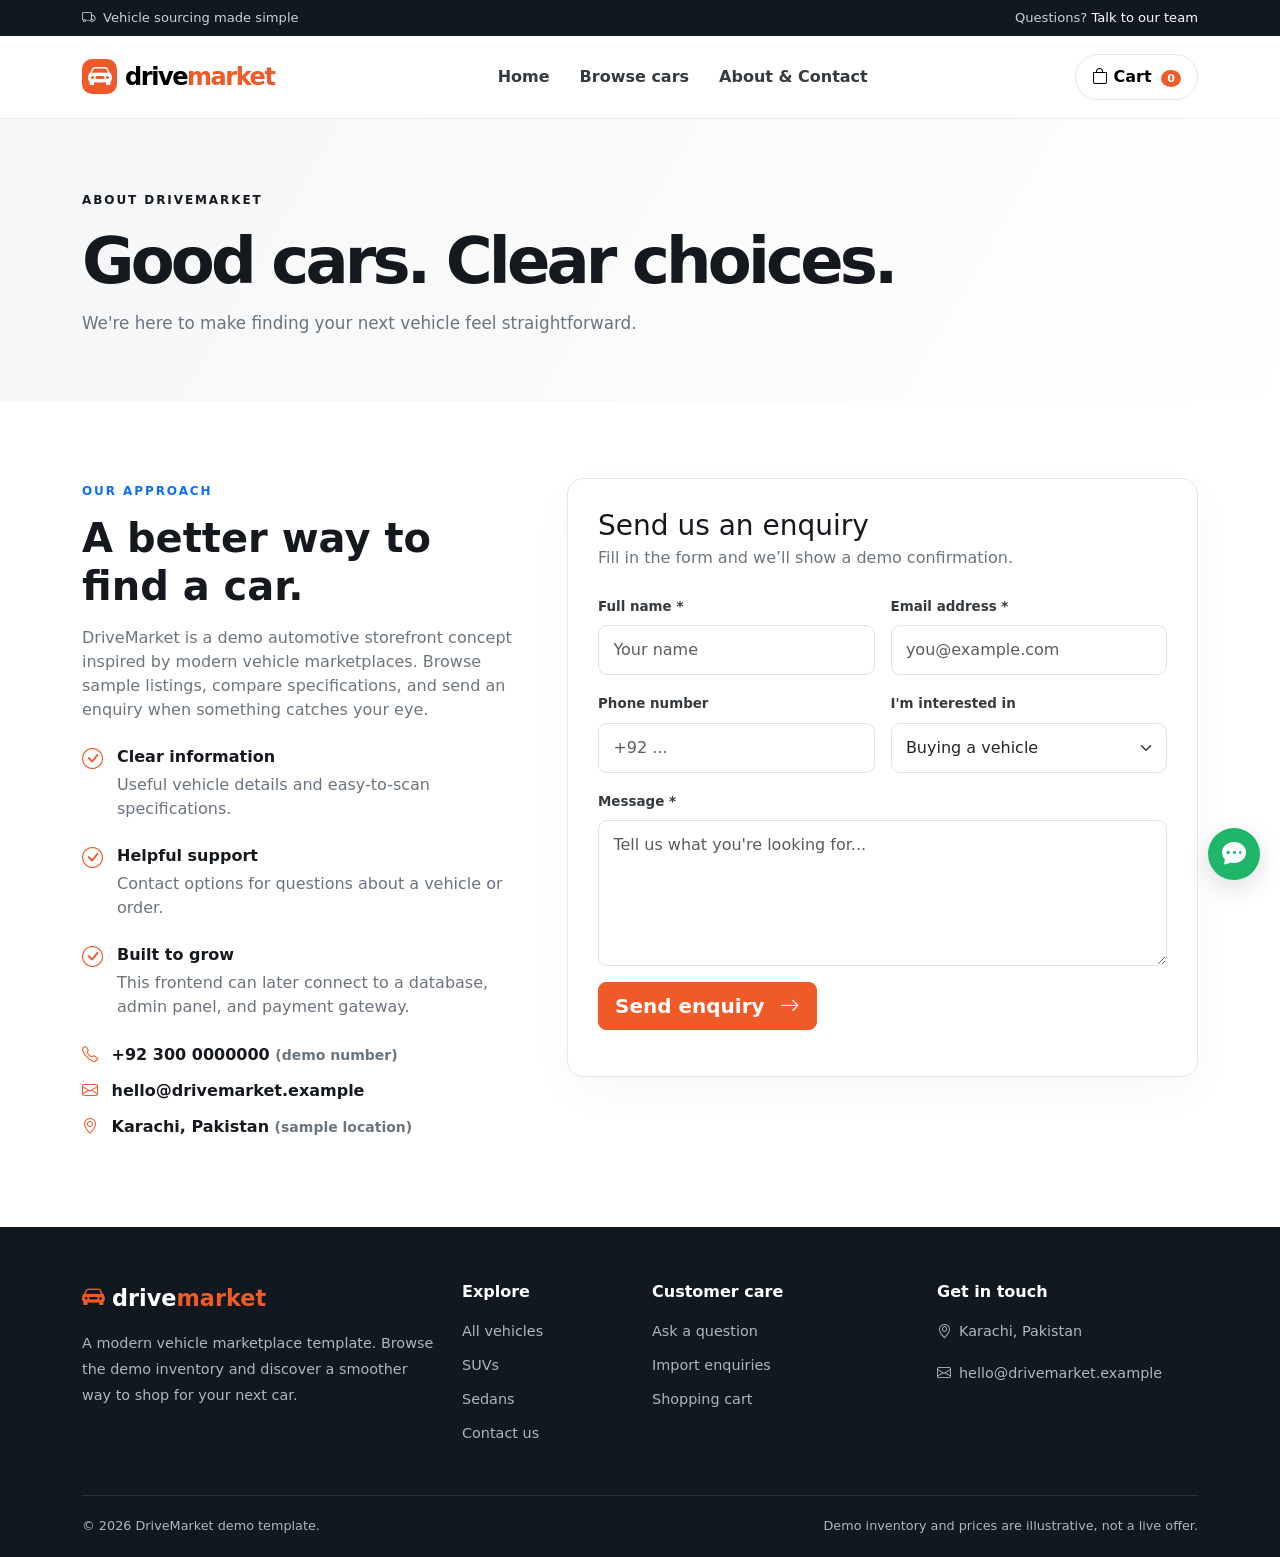
<file: contact.html>
<!doctype html>
<html lang="en"><head><meta charset="utf-8"><meta name="viewport" content="width=device-width, initial-scale=1"><title>About & Contact | DriveMarket</title><link href="https://cdn.jsdelivr.net/npm/bootstrap@5.3.3/dist/css/bootstrap.min.css" rel="stylesheet"><link href="https://cdn.jsdelivr.net/npm/bootstrap-icons@1.11.3/font/bootstrap-icons.min.css" rel="stylesheet"><link href="assets/css/style.css" rel="stylesheet"></head>
<body data-page="contact"><div id="site-header"></div><main><section class="page-hero"><div class="container"><span class="eyebrow">ABOUT DRIVEMARKET</span><h1>Good cars. Clear choices.</h1><p>We're here to make finding your next vehicle feel straightforward.</p></div></section><section class="section-pad"><div class="container"><div class="row g-5 align-items-start"><div class="col-lg-5"><span class="eyebrow text-primary">OUR APPROACH</span><h2 class="display-6 fw-bold mb-3">A better way to find a car.</h2><p class="text-secondary">DriveMarket is a demo automotive storefront concept inspired by modern vehicle marketplaces. Browse sample listings, compare specifications, and send an enquiry when something catches your eye.</p><div class="about-point"><i class="bi bi-check-circle"></i><div><strong>Clear information</strong><p>Useful vehicle details and easy-to-scan specifications.</p></div></div><div class="about-point"><i class="bi bi-check-circle"></i><div><strong>Helpful support</strong><p>Contact options for questions about a vehicle or order.</p></div></div><div class="about-point"><i class="bi bi-check-circle"></i><div><strong>Built to grow</strong><p>This frontend can later connect to a database, admin panel, and payment gateway.</p></div></div><div class="contact-info mt-4"><p><i class="bi bi-telephone me-2"></i> +92 300 0000000 <small class="text-secondary">(demo number)</small></p><p><i class="bi bi-envelope me-2"></i> hello@drivemarket.example</p><p><i class="bi bi-geo-alt me-2"></i> Karachi, Pakistan <small class="text-secondary">(sample location)</small></p></div></div><div class="col-lg-7"><div class="contact-form-card"><h3 class="mb-1">Send us an enquiry</h3><p class="text-secondary mb-4">Fill in the form and we’ll show a demo confirmation.</p><form id="contactForm" class="row g-3"><div class="col-md-6"><label class="form-label">Full name *</label><input class="form-control" name="name" required placeholder="Your name"></div><div class="col-md-6"><label class="form-label">Email address *</label><input class="form-control" name="email" type="email" required placeholder="you@example.com"></div><div class="col-md-6"><label class="form-label">Phone number</label><input class="form-control" name="phone" placeholder="+92 ..."></div><div class="col-md-6"><label class="form-label">I'm interested in</label><select class="form-select" name="interest"><option>Buying a vehicle</option><option>Automotive accessories</option><option>Import / shipping enquiry</option><option>Other</option></select></div><div class="col-12"><label class="form-label">Message *</label><textarea class="form-control" name="message" rows="5" required placeholder="Tell us what you're looking for..."></textarea></div><div class="col-12"><button class="btn btn-primary btn-lg" type="submit">Send enquiry <i class="bi bi-arrow-right ms-2"></i></button><div id="contactFeedback" class="mt-3 small" aria-live="polite"></div></div></form></div></div></div></div></section></main><div id="site-footer"></div><div id="global-modals"></div><script src="https://cdn.jsdelivr.net/npm/bootstrap@5.3.3/dist/js/bootstrap.bundle.min.js"></script><script src="assets/js/app.js"></script></body></html>
</file>
<file: assets/css/style.css>
:root{--ink:#15191f;--muted:#6b7280;--brand:#f05a28;--brand-dark:#d94518;--paper:#f5f6f7;--line:#e5e7eb}*{box-sizing:border-box}body{font-family:Inter,system-ui,-apple-system,"Segoe UI",sans-serif;color:var(--ink);background:#fff}a{color:inherit;text-decoration:none}.topbar{background:#111820;color:#cbd0d5;font-size:.82rem;padding:8px 0}.topbar a{color:#fff}.navbar{padding:18px 0;background:#fff;border-bottom:1px solid #edf0f2}.navbar-brand{font-size:1.5rem;font-weight:850;letter-spacing:-.06em}.brand-mark{display:inline-grid;place-items:center;background:var(--brand);color:#fff;width:35px;height:35px;border-radius:10px;margin-right:8px}.brand-accent{color:var(--brand)}.nav-link{font-weight:650;color:#343a40!important;margin:0 7px}.nav-link.active,.nav-link:hover{color:var(--brand)!important}.cart-button{border:1px solid var(--line);border-radius:999px;padding:10px 16px;background:#fff;font-weight:700}.cart-count{background:var(--brand);color:#fff;border-radius:50%;font-size:.7rem;padding:2px 6px;margin-left:4px}.hero-wrap{position:relative;margin-bottom:88px}.hero-slide{min-height:580px;background:linear-gradient(90deg,rgba(8,13,18,.88),rgba(8,13,18,.52) 48%,rgba(8,13,18,.08)),var(--hero) center/cover no-repeat;display:flex;align-items:center;color:white}.hero-content{padding-top:35px;padding-bottom:90px}.eyebrow{font-size:.75rem;letter-spacing:.16em;font-weight:800;display:inline-block;margin-bottom:14px}.hero-content h1{font-size:clamp(2.8rem,6vw,5.5rem);line-height:.99;letter-spacing:-.065em;font-weight:850;margin-bottom:22px}.hero-content p{max-width:480px;color:#e1e5e8;font-size:1.08rem;line-height:1.7;margin-bottom:28px}.btn-primary{background:var(--brand);border-color:var(--brand);font-weight:750}.btn-primary:hover,.btn-primary:focus{background:var(--brand-dark);border-color:var(--brand-dark)}.search-panel{position:absolute;bottom:-58px;left:50%;transform:translateX(-50%);background:#fff;border-radius:16px;padding:24px;box-shadow:0 20px 60px #10182020;z-index:3}.form-label{font-size:.84rem;font-weight:700;color:#343a40}.form-control,.form-select{border-color:#dfe3e7;border-radius:9px;padding:.75rem .9rem}.form-control:focus,.form-select:focus{border-color:#f6a184;box-shadow:0 0 0 .2rem #f05a2820}.section-pad{padding:76px 0}.section-heading{display:flex;justify-content:space-between;align-items:end;gap:24px;margin-bottom:30px}.section-heading h2{font-size:clamp(1.8rem,3vw,2.6rem);letter-spacing:-.045em;font-weight:850;margin:0 0 8px}.text-link{font-weight:750;color:var(--brand);white-space:nowrap}.car-card,.product-card{height:100%;border:1px solid #e9ecef;border-radius:15px;overflow:hidden;background:#fff;transition:transform .2s,box-shadow .2s}.car-card:hover,.product-card:hover{transform:translateY(-4px);box-shadow:0 18px 40px #17202a12}.car-image{height:220px;position:relative;overflow:hidden;background:#f0f2f4}.car-image img{width:100%;height:100%;object-fit:cover;transition:transform .4s}.car-card:hover .car-image img{transform:scale(1.04)}.stock-badge{position:absolute;left:14px;top:14px;background:#fff;padding:6px 10px;border-radius:6px;font-size:.7rem;font-weight:800}.heart-btn{position:absolute;right:14px;top:14px;border:0;background:#fff;width:35px;height:35px;border-radius:50%;color:#32373d}.car-body{padding:19px}.car-title{font-size:1.1rem;font-weight:800;letter-spacing:-.02em;margin-bottom:7px}.car-price{font-size:1.35rem;font-weight:850;color:var(--brand)}.car-meta{display:flex;gap:14px;flex-wrap:wrap;color:#6b7280;font-size:.8rem;padding:13px 0;border-top:1px solid #edf0f2;margin-top:13px}.car-meta span i{margin-right:4px}.car-actions{display:flex;gap:9px}.car-actions .btn{flex:1;font-size:.86rem;font-weight:750}.category-band{background:var(--paper);padding:75px 0}.category-card{display:flex;flex-direction:column;gap:9px;background:white;border:1px solid #e9ecef;border-radius:14px;padding:27px;height:100%;transition:.2s}.category-card:hover{border-color:var(--brand);transform:translateY(-3px)}.category-card i{font-size:2rem;color:var(--brand)}.category-card span{font-weight:850;font-size:1.05rem}.category-card small{color:var(--muted)}.promo-panel{background:#17202a;color:#fff;border-radius:20px;padding:50px 55px;display:flex;align-items:center;justify-content:space-between;overflow:hidden}.promo-panel h2{font-size:clamp(1.8rem,4vw,3rem);font-weight:850;letter-spacing:-.05em}.promo-panel p{color:#c8cdd2;max-width:520px}.promo-icon{font-size:8rem;color:#ffffff1c}.page-hero{padding:68px 0 65px;background:linear-gradient(120deg,#f5f6f7,#fff)}.page-hero h1{font-size:clamp(2.5rem,5vw,4.3rem);font-weight:850;letter-spacing:-.06em;margin-bottom:12px}.page-hero p{color:var(--muted);font-size:1.05rem;margin:0}.filter-box{border:1px solid var(--line);padding:22px;border-radius:14px;position:sticky;top:20px}.results-toolbar{display:flex;justify-content:space-between;align-items:center;gap:15px;padding:8px 0 14px}.sort-select{max-width:210px}.empty-state{text-align:center;padding:70px 20px;color:var(--muted)}.empty-state i{font-size:3rem;color:#c3c8ce}.detail-gallery{border-radius:16px;overflow:hidden;background:#f2f3f4}.detail-main-image{width:100%;height:430px;object-fit:cover;display:block}.detail-thumb{width:100%;height:85px;object-fit:cover;border-radius:9px;cursor:pointer;border:2px solid transparent}.detail-thumb.active{border-color:var(--brand)}.detail-summary{padding:10px 0 0 18px}.detail-price{font-size:2rem;font-weight:900;color:var(--brand)}.spec-grid{display:grid;grid-template-columns:repeat(2,1fr);gap:12px;margin:22px 0}.spec-item{background:#f7f8f9;border-radius:10px;padding:14px}.spec-item small{display:block;color:var(--muted);font-size:.75rem;margin-bottom:5px}.spec-item strong{font-size:.92rem}.detail-description{color:#5f6670;line-height:1.8}.contact-form-card{border:1px solid var(--line);padding:30px;border-radius:16px;box-shadow:0 15px 45px #18212b08}.about-point{display:flex;gap:14px;margin:23px 0}.about-point i{color:var(--brand);font-size:1.3rem}.about-point strong{display:block;margin-bottom:4px}.about-point p{margin:0;color:var(--muted)}.contact-info p{margin:12px 0;font-weight:650}.contact-info i{color:var(--brand)}.site-footer{background:#111820;color:#d4d8dc;padding:55px 0 22px}.footer-brand{color:#fff;font-size:1.4rem;font-weight:850}.site-footer p,.site-footer li{color:#aeb6be;font-size:.9rem;line-height:1.8}.site-footer h6{color:white;font-weight:800;margin-bottom:18px}.footer-links{list-style:none;padding:0}.footer-links li{margin:8px 0}.footer-links a:hover{color:white}.footer-bottom{border-top:1px solid #ffffff1a;padding-top:20px;margin-top:32px;font-size:.8rem;color:#aeb6be}.floating-contact{position:fixed;right:20px;bottom:20px;z-index:1000;width:52px;height:52px;display:grid;place-items:center;background:#20b66a;color:white;border-radius:50%;box-shadow:0 8px 24px #0002;font-size:1.5rem}.cart-line{display:grid;grid-template-columns:72px 1fr auto;gap:13px;padding:15px 0;border-bottom:1px solid var(--line)}.cart-line img{width:72px;height:62px;object-fit:cover;border-radius:8px}.cart-line-title{font-size:.9rem;font-weight:800}.cart-line-price{font-size:.85rem;color:var(--muted)}.qty-control{display:flex;align-items:center;gap:8px;margin-top:8px}.qty-control button{width:26px;height:26px;border:1px solid var(--line);background:#fff;border-radius:6px}.summary-row{display:flex;justify-content:space-between;margin:12px 0;color:#5f6670}.summary-row.total{border-top:1px solid var(--line);padding-top:15px;color:var(--ink);font-size:1.1rem;font-weight:850}.demo-note{background:#fff7ed;border:1px solid #fed7aa;color:#9a3412;border-radius:10px;padding:12px;font-size:.82rem}.product-image{height:175px;width:100%;object-fit:cover;background:#f2f3f4}.product-body{padding:17px}.product-body h6{font-weight:800}.product-price{font-weight:850;color:var(--brand)}.toast-container{z-index:2000}@media(max-width:991px){.hero-slide{min-height:520px}.search-panel{position:relative;left:auto;bottom:auto;transform:none;width:calc(100% - 24px);margin:-40px auto 0}.hero-wrap{margin-bottom:0}.section-pad{padding:55px 0}.detail-summary{padding:25px 0 0}.promo-panel{padding:35px}.promo-icon{font-size:5rem}}@media(max-width:575px){.hero-slide{min-height:480px}.hero-content{padding-bottom:55px}.section-heading{align-items:start;flex-direction:column}.promo-panel{padding:28px;display:block}.promo-icon{display:none}.car-image{height:190px}.detail-main-image{height:280px}.contact-form-card{padding:22px}.results-toolbar{align-items:start;flex-direction:column}.sort-select{max-width:100%;width:100%}}
</file>
